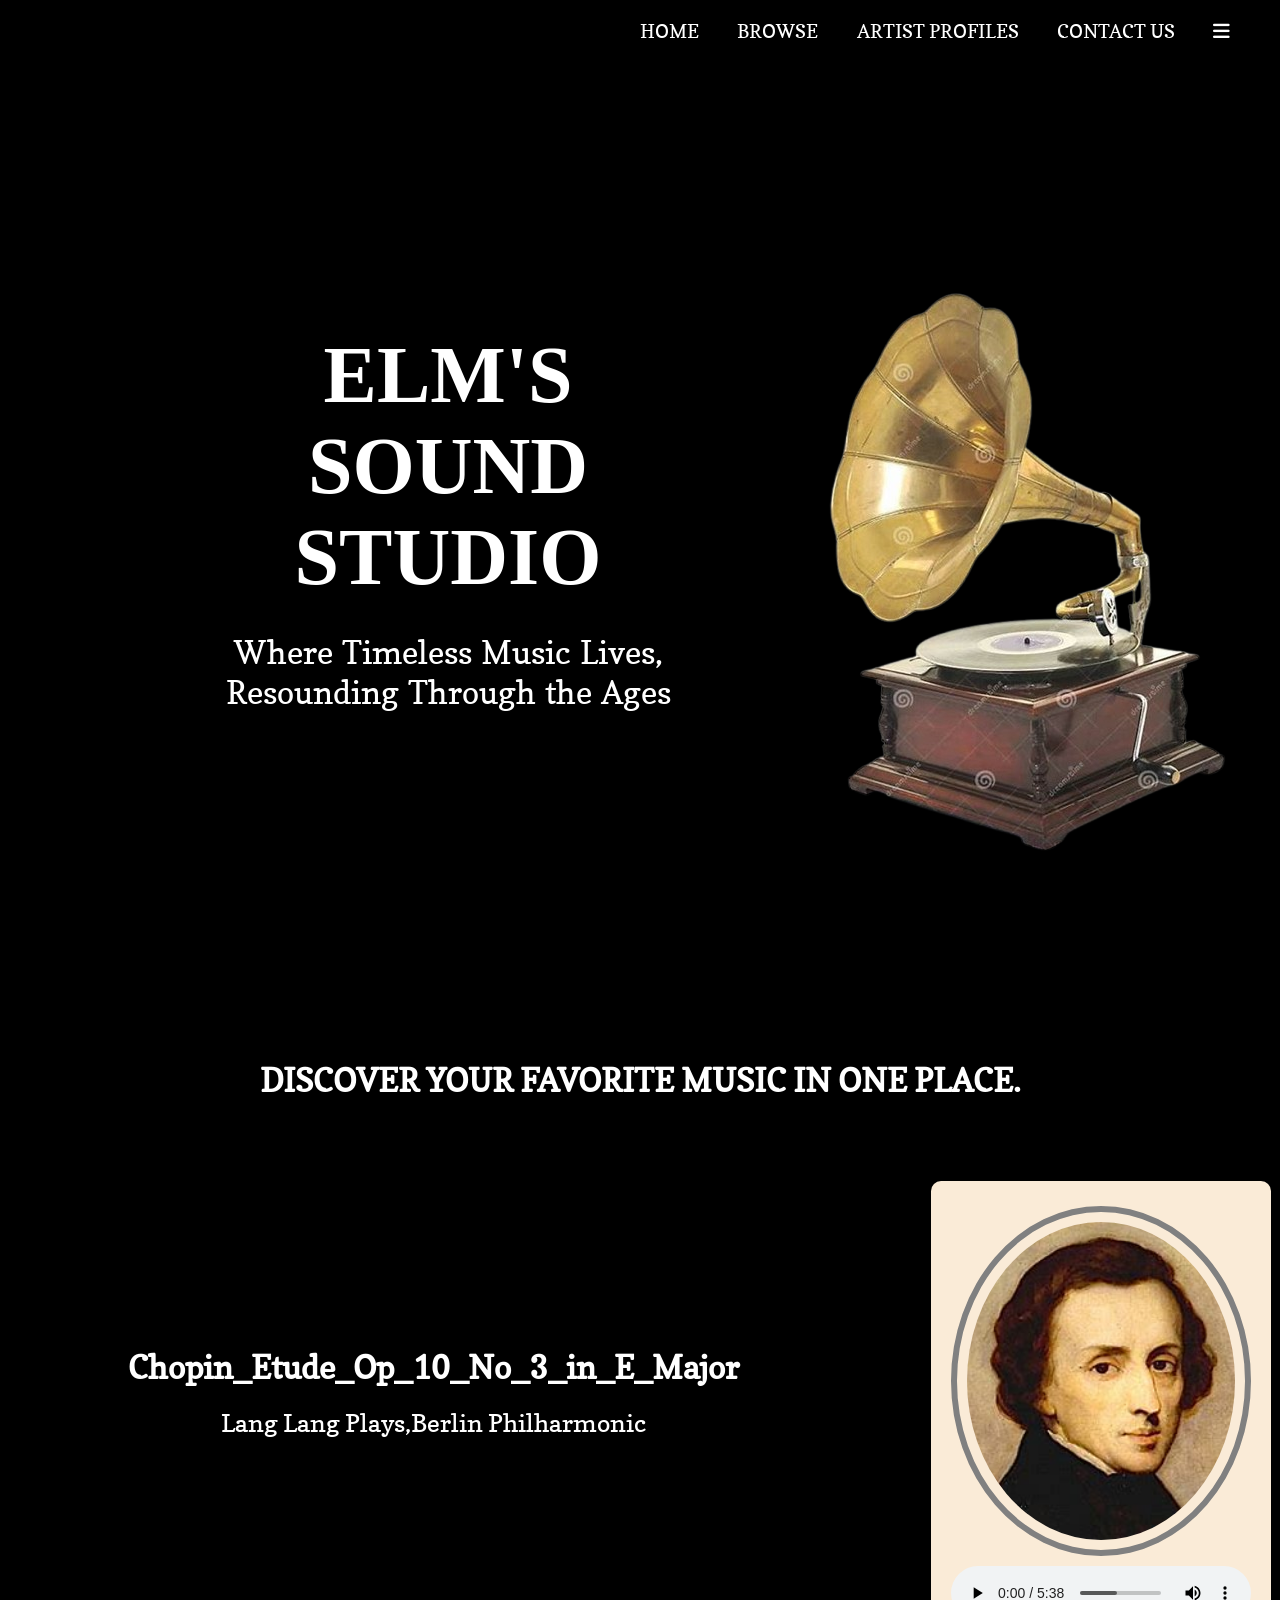
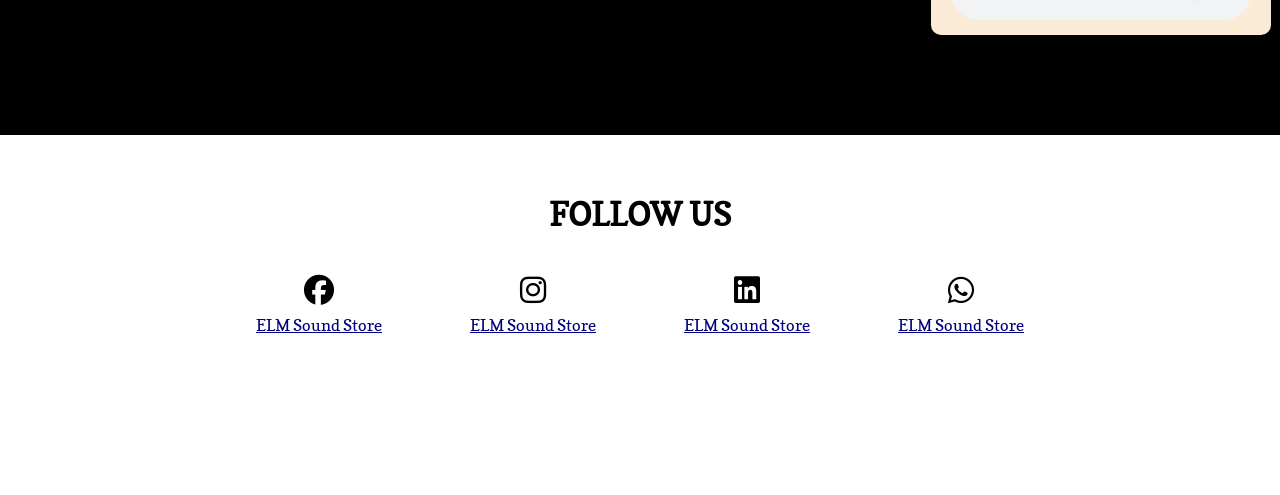
<file: index.html>
<!DOCTYPE html>
<html lang="en">
    <head>
        <meta charset="utf-8">
        <meta name="viewport" content="width=device-width,initial-scale=1.0">
        <link href="styles.css" rel="stylesheet" type="text/css">
        <link rel="preconnect" href="https://fonts.googleapis.com">
        <link rel="preconnect" href="https://fonts.gstatic.com" crossorigin>
        <link href="https://fonts.googleapis.com/css2?family=Copse&family=Young+Serif&display=swap" rel="stylesheet">
        <link rel="stylesheet" href="https://cdnjs.cloudflare.com/ajax/libs/font-awesome/6.6.0/css/all.min.css" integrity="sha512-Kc323vGBEqzTmouAECnVceyQqyqdsSiqLQISBL29aUW4U/M7pSPA/gEUZQqv1cwx4OnYxTxve5UMg5GT6L4JJg==" crossorigin="anonymous" referrerpolicy="no-referrer" />
        <title>Responsive landing page</title>
    </head>

    <body>

        <section id="homePage">
          <nav>
            <ul class="sidebar">
              <li onclick=hideSideBar() ><a href="#"><i class="fa-regular fa-circle-xmark"></i></a></li>
              <li><a href="index.html">HOME</a></li>
              <li><a href="browse.html">BROWSE</a></li>
              <li><a href="artistProfile.html">ARTIST PROFILES</a></li>
              <li><a href="contact.html">CONTACT US</a></li>
            </ul>

            <ul class="mainbar">
              <li class="hide"><a href="index.html">HOME</a></li>
              <li class="hide"><a href="browse.html">BROWSE</a></li>
              <li class="hide"><a href="artistProfile.html">ARTIST PROFILES</a></li>
              <li class="hide"><a href="contact.html">CONTACT US</a></li>
              <li onclick=showSideBar()><a href="#"><i class="fa-solid fa-bars"></i></a></li>
            </ul>
          </nav>

          <div class="pageTitle">
            <div class="col">
              <h1>ELM'S SOUND STUDIO</h1>
              <p>Where Timeless Music Lives, Resounding Through the Ages </p>
            </div>
            <img src="grampahone-removebg-preview.png" alt="gramaphone">
          </div>

          <div class="sampleMusic">
            <h2>DISCOVER YOUR FAVORITE MUSIC IN ONE PLACE.</h2>
            <div class="row">
              <div class="col">
                <h2>Chopin_Etude_Op_10_No_3_in_E_Major</h2>
                <p>Lang Lang Plays,Berlin Philharmonic </p>
              </div>
              <div class="sheet">
                <img src="chpoinpic.jpg" id="picture">
                <audio controls>
                  <source src="Lang_Lang_plays_Chopin_Etude_Op_10_No_3_in_E_Major.mp3" type="audio/mpeg">
                </audio>
              </div>   
            </div>
          </div>

          <footer>
            <h2>FOLLOW US</h2>
            <div class="row">
              <div class="col">
                <i class="fa-brands fa-facebook"></i>
                <a href="https://web.facebook.com/salem.gebru.1">ELM Sound Store</a>
            </div>
              <div class="col">
                <i class="fa-brands fa-instagram"></i>
                <a href="https://www.instagram.com/salemsage637/">ELM Sound Store</a>
              </div>
              <div class="col">
                <i class="fa-brands fa-linkedin"></i>
                <a href="https://www.linkedin.com/in/salemgebru/">ELM Sound Store</a>
              </div>
              <div class="col">
                <i class="fa-brands fa-whatsapp"></i>
                <a href="">ELM Sound Store</a>
              </div>
            </div>  
          </footer>
        </section>

      <script >

        function showSideBar(){
          const sideBar=document.querySelector('.sidebar');
        const mainBar=document.querySelector('.mainbar');
          sideBar.style.display='flex'
        }

        function hideSideBar(){
          const sideBar=document.querySelector('.sidebar');
        const mainBar=document.querySelector('.mainbar');
          sideBar.style.display='none' 
        }

      </script>

    </body>
</html>
</file>
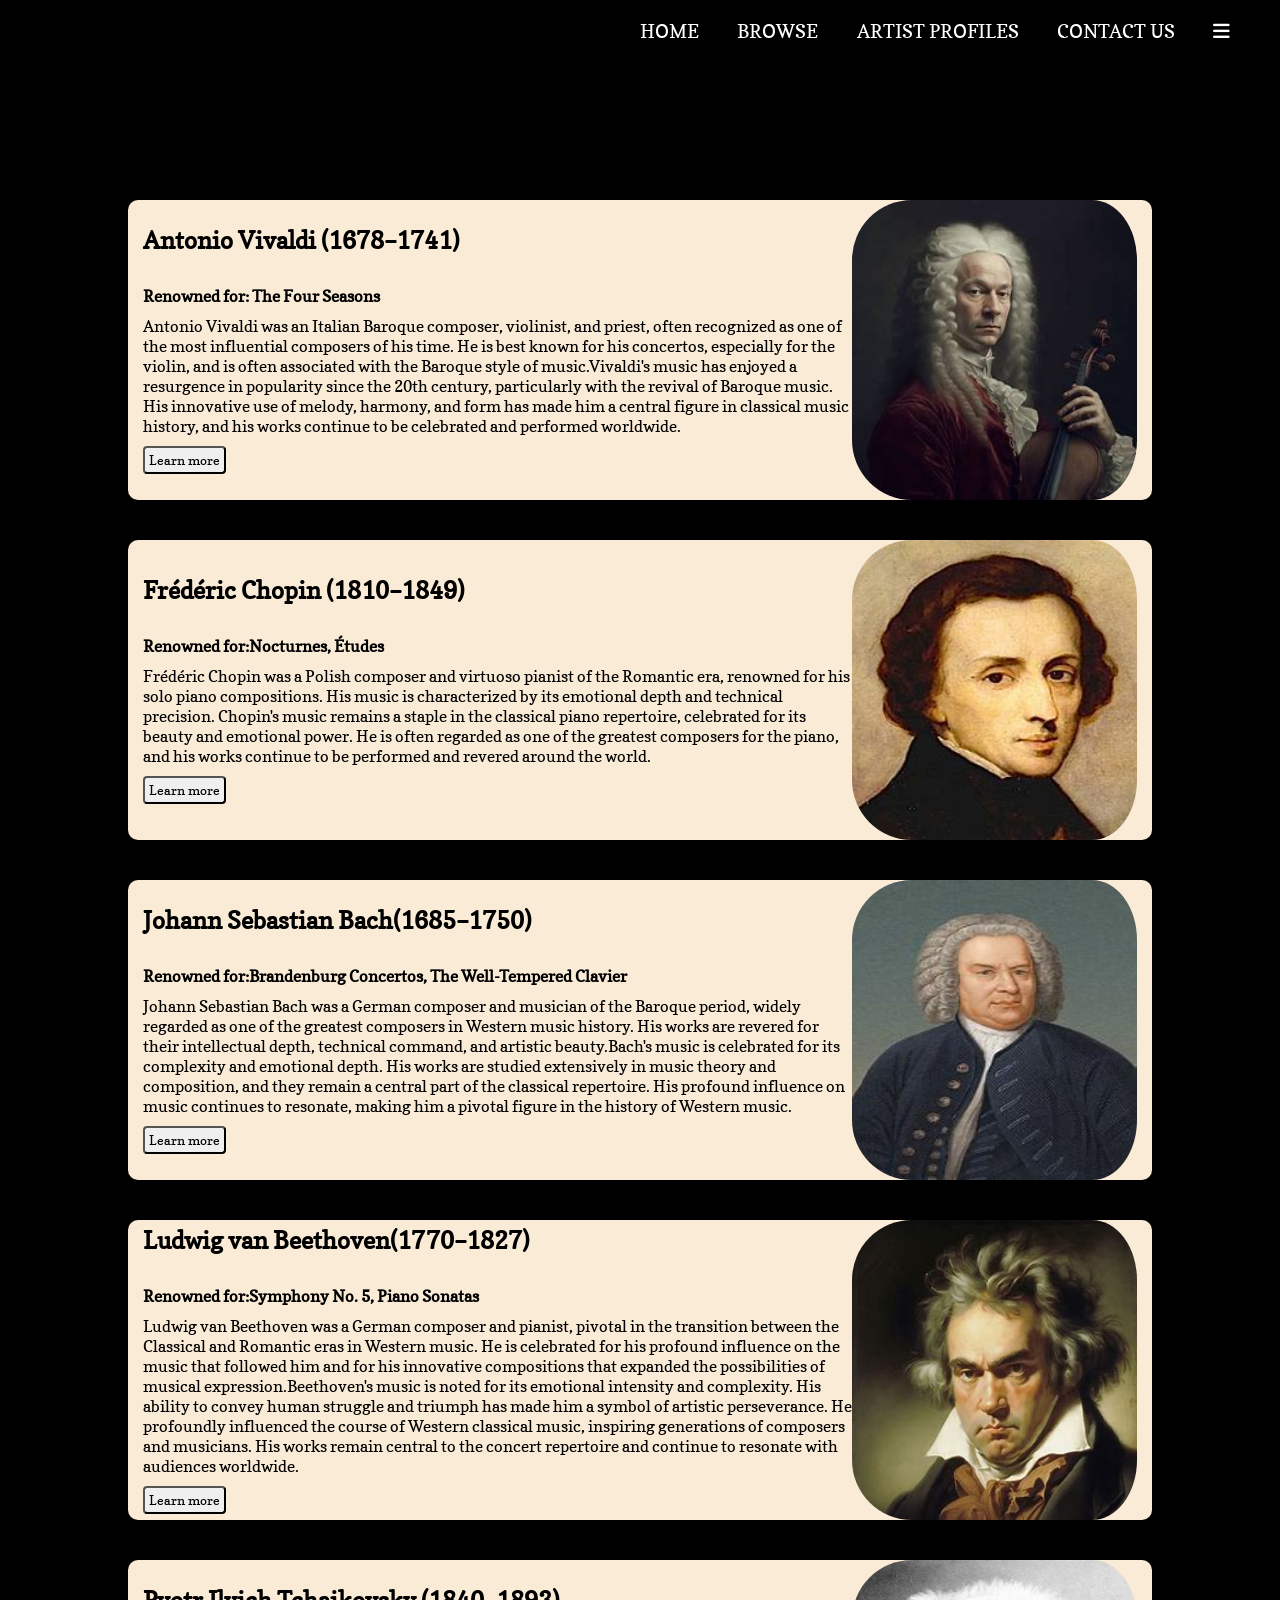
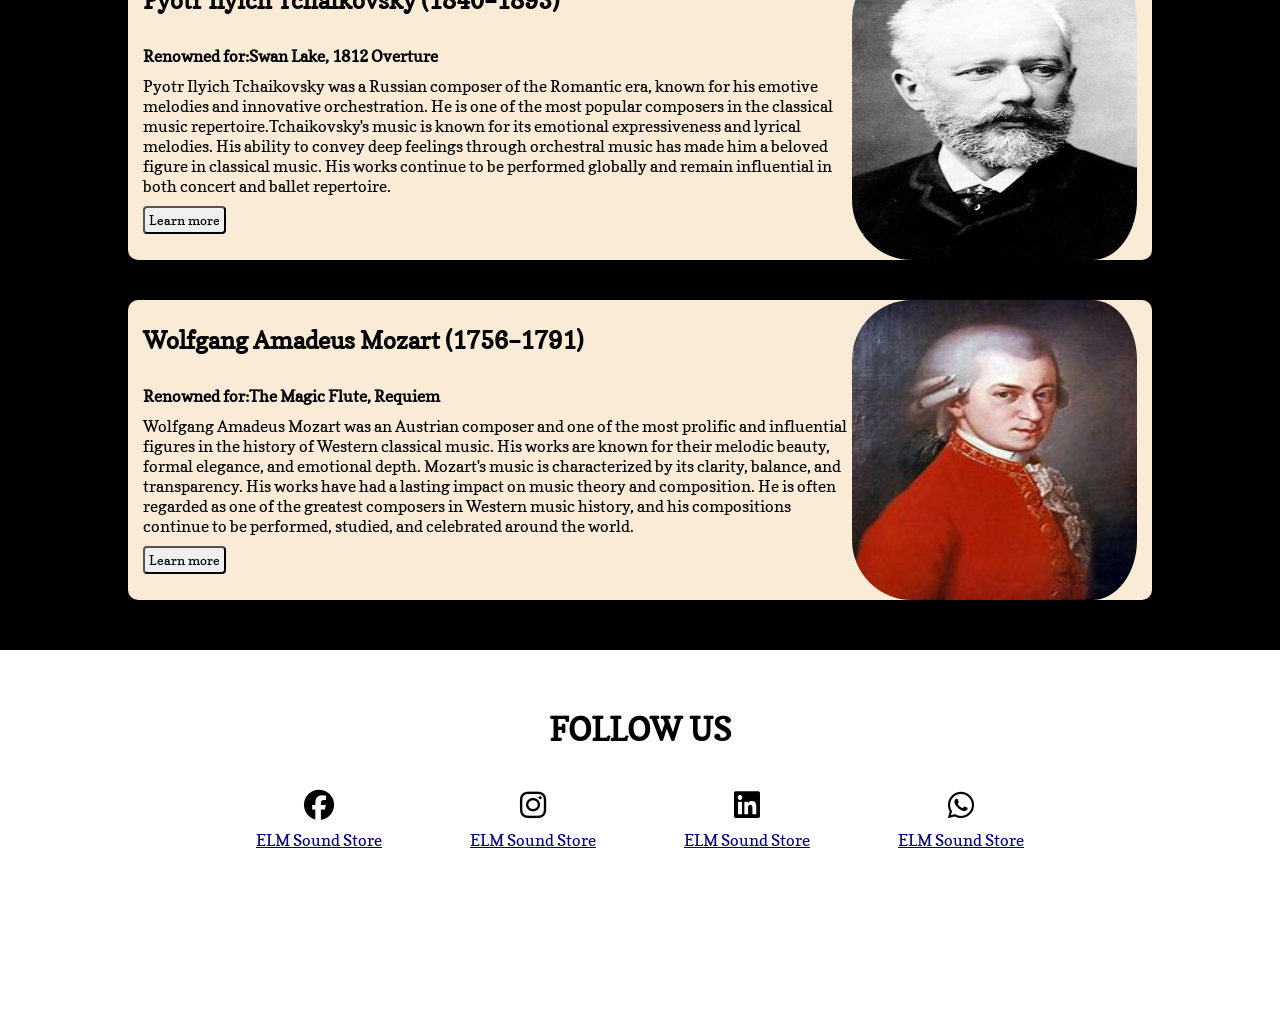
<file: artistProfile.html>
<!DOCTYPE html>
<html lang="en">
    <head>
        <meta charset="utf-8">
        <meta name="viewport" content="width=device-width,initial-scale=1.0">
        <link href="styles.css" rel="stylesheet" type="text/css">
        <link rel="preconnect" href="https://fonts.googleapis.com">
        <link rel="preconnect" href="https://fonts.gstatic.com" crossorigin>
        <link href="https://fonts.googleapis.com/css2?family=Copse&family=Young+Serif&display=swap" rel="stylesheet">
        <link rel="stylesheet" href="https://cdnjs.cloudflare.com/ajax/libs/font-awesome/6.6.0/css/all.min.css" integrity="sha512-Kc323vGBEqzTmouAECnVceyQqyqdsSiqLQISBL29aUW4U/M7pSPA/gEUZQqv1cwx4OnYxTxve5UMg5GT6L4JJg==" crossorigin="anonymous" referrerpolicy="no-referrer" />
        <link rel="stylesheet" href="https://cdnjs.cloudflare.com/ajax/libs/font-awesome/6.6.0/css/all.min.css" integrity="sha512-Kc323vGBEqzTmouAECnVceyQqyqdsSiqLQISBL29aUW4U/M7pSPA/gEUZQqv1cwx4OnYxTxve5UMg5GT6L4JJg==" crossorigin="anonymous" referrerpolicy="no-referrer" />
        <title>Responsive landing page</title>
    </head>

    <body>
        <section id="artistsPage">
            <nav>
              <ul class="sidebar">
                <li onclick=hideSideBar() ><a href="#"><i class="fa-regular fa-circle-xmark"></i></a></li>
                <li><a href="index.html">HOME</a></li>
                <li><a href="browse.html">BROWSE</a></li>
                <li><a href="artistProfile.html">ARTIST PROFILES</a></li>
                <li><a href="contact.html">CONTACT US</a></li>
              </ul>

              <ul class="mainbar">
                <li class="hide"><a href="index.html">HOME</a></li>
                <li class="hide"><a href="browse.html">BROWSE</a></li>
                <li class="hide"><a href="artistProfile.html">ARTIST PROFILES</a></li>
                <li class="hide"><a href="contact.html">CONTACT US</a></li>
                <li onclick=showSideBar()><a href="#"><i class="fa-solid fa-bars"></i></a></li>
              </ul>
              </nav>

            <div class="cards">
              <div class="card">
                <div class="text">
                  <h1 id="name-of-artist">Antonio Vivaldi (1678–1741)</h1>
                  <p><strong>Renowned for: The Four Seasons</strong></p>
                  <p>Antonio Vivaldi was an Italian Baroque composer, violinist, and priest, often recognized as one of the most influential composers of his time. He is best known for his concertos, especially for the violin,
                     and is often associated with the Baroque style of
                      music.Vivaldi's music has enjoyed a resurgence in 
                      popularity since the 20th century, particularly with the revival of Baroque music. 
                      His innovative use of melody, harmony, and form has made him a central figure in classical music history, and his works continue to be celebrated and performed worldwide.</p>
                  <button onclick="location.href='https://en.wikipedia.org/wiki/Antonio_Vivaldi'">Learn more</button>
                </div>
                <img src="vivaldijpg.jpg">
              </div>

              <div class="card">
                <div class="text">
                  <h1 id="name-of-artist">Frédéric Chopin (1810–1849)</h1>
                  <p><strong>Renowned for:Nocturnes, Études</strong></p>
                  <p>Frédéric Chopin was a Polish composer and virtuoso pianist of the Romantic era, renowned for his solo piano compositions. His music is 
                    characterized by its emotional depth and technical precision.
                    Chopin's music remains a staple in the classical piano repertoire, celebrated for its beauty and emotional power. He is often regarded as one of the greatest composers for the piano, and his works continue to be performed and revered around the world.</p>
                  <button onclick="location.href='https://en.wikipedia.org/wiki/Frédéric_Chopin'">Learn more</button>
                </div>
                <img src="chpoinpic.jpg">
                </div>

                <div class="card">
                  <div class="text">
                    <h1 id="name-of-artist">Johann Sebastian Bach(1685–1750)</h1>
                    <p><strong>Renowned for:Brandenburg Concertos, The Well-Tempered Clavier</strong></p>
                    <p>Johann Sebastian Bach was a German composer and musician of the Baroque period, widely regarded as one of the greatest composers in Western music history. His works are revered for their
                      intellectual depth, technical command, and artistic beauty.Bach's music is celebrated for its complexity and emotional depth. His works are studied extensively in music theory and composition, and they remain a central part of the classical repertoire. His profound influence on music continues to resonate, making him a pivotal figure in the history of Western music.</p>
                    <button onclick="location.href='https://en.wikipedia.org/wiki/Johann_Sebastian_Bach'">Learn more</button>
                  </div>
                  <img src="bach.jpg">
                </div>
                  
                <div class="card">
                  <div class="text">
                    <h1 id="name-of-artist">Ludwig van Beethoven(1770–1827)</h1>
                    <p><strong>Renowned for:Symphony No. 5, Piano Sonatas</strong></p>
                    <p>Ludwig van Beethoven was a German composer and pianist, pivotal in the transition between the Classical and Romantic eras in Western music. He is celebrated for his profound influence on the music that followed him and for his innovative compositions that 
                      expanded the possibilities of musical expression.Beethoven's music is noted for its emotional intensity and complexity. His ability to convey human struggle and triumph has made him a symbol of artistic perseverance. He profoundly influenced the course of Western classical music, inspiring generations of composers and musicians. His works remain central to the concert repertoire and continue to resonate with audiences worldwide.</p>
                    <button onclick="location.href='https://en.wikipedia.org/wiki/Ludwig_van_Beethoven'">Learn more</button>
                  </div>
                  <img src="beet.jpg">
                </div>

                <div class="card">
                  <div class="text">
                    <h1 id="name-of-artist">Pyotr Ilyich Tchaikovsky (1840–1893)</h1>
                    <p><strong>Renowned for:Swan Lake, 1812 Overture</strong></p>
                    <p>Pyotr Ilyich Tchaikovsky was a Russian composer of the Romantic era, known for his emotive melodies and innovative orchestration. He is one of the most 
                      popular composers in the classical music repertoire.Tchaikovsky's music is known for its emotional expressiveness and lyrical melodies. His ability to convey deep feelings through orchestral music has made him a beloved figure in classical music. His works continue to be performed globally and remain influential
                       in both concert and ballet repertoire.</p>
                    <button onclick="location.href='https://zh.wikipedia.org/zh-tw/en:Pyotr_Ilyich_Tchaikovsky'">Learn more</button>
                  </div>
                  <img src="tcha.jpg">
                </div>

                <div class="card">
                  <div class="text">
                    <h1 id="name-of-artist">Wolfgang Amadeus Mozart (1756–1791)</h1>
                    <p><strong>Renowned for:The Magic Flute, Requiem</strong></p>
                    <p>Wolfgang Amadeus Mozart was an Austrian composer and one of the most prolific and influential figures in the history of Western classical music. His works are known for their melodic beauty, formal elegance, and emotional depth.
                      Mozart's music is characterized by its clarity, balance, and transparency. His works have had a lasting impact on music theory and composition. He is often regarded as one of the greatest composers in Western music history, and his compositions continue to be performed, studied, and celebrated around the world.
                    </p>
                    <button onclick="location.href='https://zh.wikipedia.org/zh-cn/en:Wolfgang_Amadeus_Mozart'">Learn more</button>
                  </div>
                  <img src="mozart.jpg">
                </div>
            </div>

            <footer>
              <h2>FOLLOW US</h2>
              <div class="row">
                <div class="col">
                  <i class="fa-brands fa-facebook"></i>
                <a href="https://web.facebook.com/salem.gebru.1">ELM Sound Store</a>
                </div>
                <div class="col">
                  <i class="fa-brands fa-instagram"></i>
                  <a href="https://www.instagram.com/salemsage637/">ELM Sound Store</a>
                 </div>
                <div class="col">
                  <i class="fa-brands fa-linkedin"></i>
                  <a href="https://www.linkedin.com/in/salemgebru/">ELM Sound Store</a>
                </div>
                <div class="col">
                  <i class="fa-brands fa-whatsapp"></i>
                  <a href="">ELM Sound Store</a>
                </div>
              </div>
            </footer>
            </section>

            <script >
        
              function showSideBar(){
                const sideBar=document.querySelector('.sidebar');
              const mainBar=document.querySelector('.mainbar');
                sideBar.style.display='flex'
              }

              function hideSideBar(){
                const sideBar=document.querySelector('.sidebar');
              const mainBar=document.querySelector('.mainbar');
                sideBar.style.display='none'
              }

            </script>
          </body>
        </html>
</file>
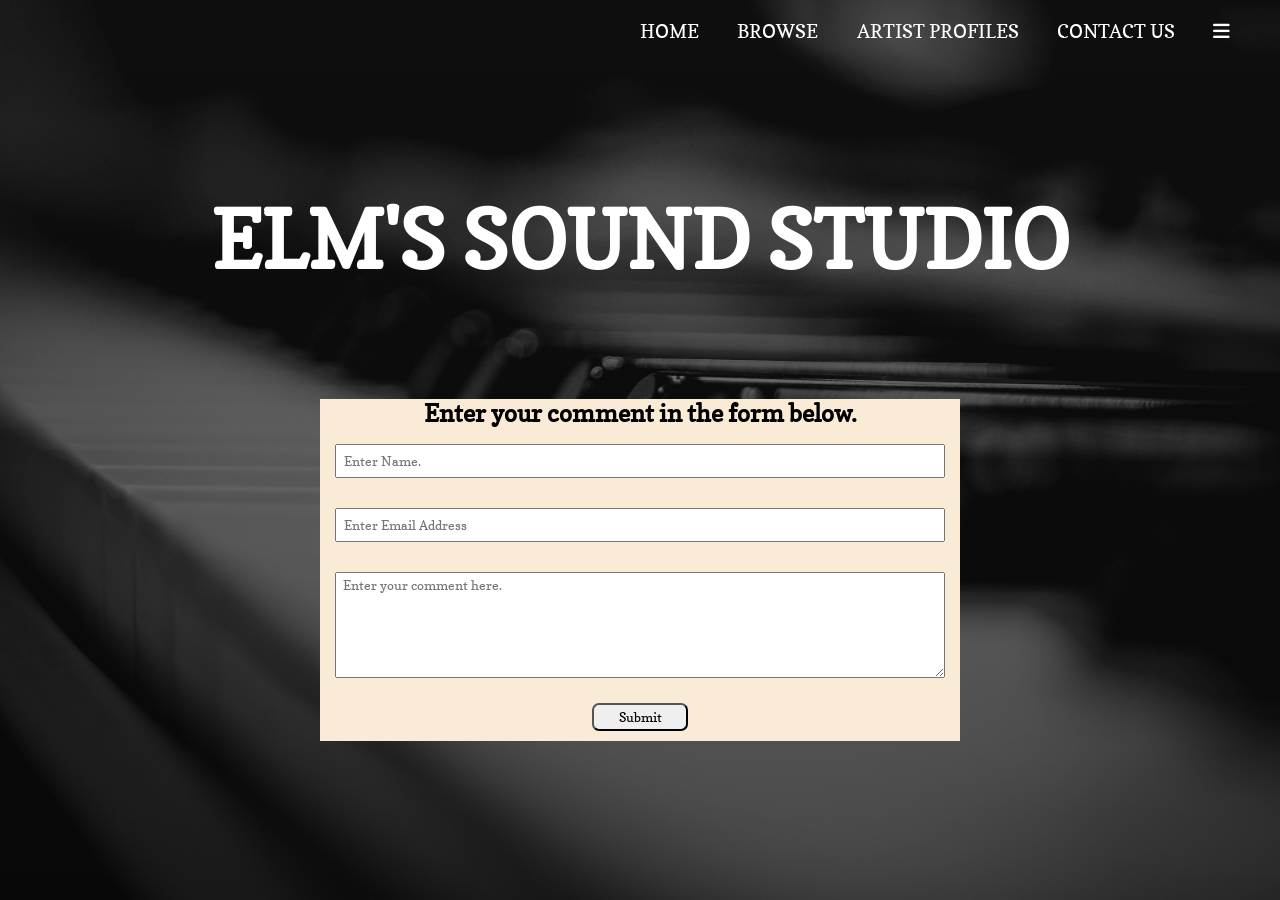
<file: contact.html>
<!DOCTYPE html>
<html lang="en">
    <head>
        <meta charset="utf-8">
        <meta name="viewport" content="width=device-width,initial-scale=1.0">
        <link href="styles.css" rel="stylesheet" type="text/css">
        <link rel="preconnect" href="https://fonts.googleapis.com">
        <link rel="preconnect" href="https://fonts.gstatic.com" crossorigin>
        <link href="https://fonts.googleapis.com/css2?family=Copse&family=Young+Serif&display=swap" rel="stylesheet">
        <link rel="stylesheet" href="https://cdnjs.cloudflare.com/ajax/libs/font-awesome/6.6.0/css/all.min.css" integrity="sha512-Kc323vGBEqzTmouAECnVceyQqyqdsSiqLQISBL29aUW4U/M7pSPA/gEUZQqv1cwx4OnYxTxve5UMg5GT6L4JJg==" crossorigin="anonymous" referrerpolicy="no-referrer" />
        <link rel="stylesheet" href="https://cdnjs.cloudflare.com/ajax/libs/font-awesome/6.6.0/css/all.min.css" integrity="sha512-Kc323vGBEqzTmouAECnVceyQqyqdsSiqLQISBL29aUW4U/M7pSPA/gEUZQqv1cwx4OnYxTxve5UMg5GT6L4JJg==" crossorigin="anonymous" referrerpolicy="no-referrer" />
        <title>Responsive landing page</title>
    </head>

    <body>
        <section id="contactsPage">
            <nav>
              <ul class="sidebar">
                <li onclick=hideSideBar() ><a href="#"><i class="fa-regular fa-circle-xmark"></i></a></li>
                <li><a href="index.html">HOME</a></li>
                <li><a href="browse.html">BROWSE</a></li>
                <li><a href="artistProfile.html">ARTIST PROFILES</a></li>
                <li><a href="contact.html">CONTACT US</a></li>
              </ul>

              <ul class="mainbar">
                <li class="hide"><a href="index.html">HOME</a></li>
                <li class="hide"><a href="browse.html">BROWSE</a></li>
                <li class="hide"><a href="artistProfile.html">ARTIST PROFILES</a></li>
                <li class="hide"><a href="contact.html">CONTACT US</a></li>
                <li onclick=showSideBar()><a href="#"><i class="fa-solid fa-bars"></i></a></li>
              </ul>
            </nav>

            <h1 id="title"><blockquote>Elm's Sound Studio</blockquote></h1>
             <div class="contactPage">
                <form action="mailto:salemgebru637@gmail.com" method="GET">
                    <h1>Enter your comment in the form below.</h1>
                    <input type="text" placeholder="Enter Name."/>
                    <input type="email" placeholder="Enter Email Address"/>
                    <textarea cols="36" rows="6" placeholder="Enter your comment here."></textarea>
                    <button>Submit</button>
                </form>
             </div>
            </section>

            <script >
        
              function showSideBar(){
                const sideBar=document.querySelector('.sidebar');
              const mainBar=document.querySelector('.mainbar');
                sideBar.style.display='flex'
              }

              function hideSideBar(){
                const sideBar=document.querySelector('.sidebar');
              const mainBar=document.querySelector('.mainbar');
                sideBar.style.display='none'
              }

            </script>
          </body>
        </html>
</file>
<file: styles.css>
*{
    margin: 0;
    padding: 0;
    font-family:"Copse",serif;
    box-sizing: border-box;
}
body{
    background-color: black;
    color:white;
}
nav{
    margin-left: 50%;
    margin-right: 30px;
    height:20vh; 
    position: sticky;
    top:0;
}
nav ul{
    display: flex;
    justify-content: space-between;
    align-items: center;
}
nav ul li{
    padding-top: 20px;
    list-style:none;
    margin-right: 20px;
}

nav ul li a{
    color:white;
    font-size: 19px;
    text-decoration: none;
}
nav ul li a::after{
    content:'';
    height:3px;
    width: 0;
    background-color: navy;
    display: block;
    transition: 0.3s ease-in;
}
nav ul li a:hover::after{
   width:100%;
}
.sidebar{
    top:0;
    right: 0;
    position: fixed;
    height: 100vh;
    width: 250px;
    background-color: antiquewhite;
    box-shadow:-10px 0 10px rgba(0,0,0,0.1) ;
    display: none;
    flex-direction: column;
    align-items: flex-start;
    justify-content: flex-start;
    padding-left: 15px;
}
.sidebar a{
    color: black;
}
.pageTitle{
    margin: 100px auto;
    text-align: center;
    display: flex;
    justify-content: space-between;
}
.pageTitle .col{
    width:40%;
    margin-left: 15%;
    text-align: center;
    padding-top: 50px;
}
.pageTitle .col h1{
    font-size: 5rem;
    font-family:Georgia, 'Times New Roman', Times, serif;
}
.pageTitle .col h1:hover{
    color:navy;
    transition: 0.2s ease-in-out;
}
.pageTitle .col p{
    margin-top: 30px;
    word-spacing: 2px;
    font-size: 2rem;
}
.pageTitle img{
    margin-right: 40px;
}
.sampleMusic{
    padding-top: 100px;
    text-align: center;
    margin-bottom: 100px;
}
.sampleMusic h2{
    font-size: 2rem;
    padding-bottom: 20px;
}
.sampleMusic p{
    font-size: 25px;
}
.sampleMusic .row{
    display: flex;
    justify-content: space-between;
    align-items: center;
    margin-top: 30px;
}
.sampleMusic .col{
    margin-left: 10%;
    margin-right: 15%;
}
.sheet{
    margin-right: 20%;
    display: flex;
    flex-direction: column;
    background-color: antiquewhite;
    padding: 4px;
    border-radius: 10px;
    margin-top: 30px;
    padding:15px 20px; 
}
#picture{
    width:100%;
    height:350px;
    padding:10px;
    margin-right: 20%;
    border:6px solid gray;
    border-radius: 50%;
    margin-bottom: 10px;
    margin-top: 10px; 
}
 #music{
    width:100%;
    height:200px;
}
footer{
    width:100%;
    padding-top: 60px;
    text-align: center;
    background-color: white;
    color:black;
    height:40vh;
}
footer h2{
    font-size: 2rem;
}
footer .row{
    display: flex;
    justify-content: space-between;
    align-items: center;
    width:60%;
    margin: 40px auto;
    background-color:white;
}
footer .col{
    display: flex;
    flex-direction: column;
}
footer i{
    font-size: 30px;
    margin-bottom: 10px;
}
footer a{
    color:navy;
}
footer .fa-facebook:hover{
    color:blue;
}
footer .fa-instagram:hover{
    color:#E1306C;
}
footer .fa-linkedin:hover{
    color:#0077B5;
}
footer .fa-whatsapp:hover{
    color:green;
}
#browserPage {
    text-align: center;  
}
#browserPage .browseSection{
    padding-left: 30px;
    padding-right: 30px;
    display: flex;
    flex-wrap: wrap ;
    justify-content: space-between;
}
#browserPage h1{
    margin-top: 40px;
    margin-bottom: 30px;
    font-size: 2rem;
    font-weight: bold;
    color:white;
}
.browseSection .col{
    flex:0 0 calc(33.33% - 30px);
    display: flex;
    flex-direction: column-reverse;
    background: 
    linear-gradient(to bottom, rgba(0, 0, 0, 0.5), rgba(0, 0, 0, 0.5)),
    url(''); 
    background-repeat: no-repeat;
    background-size: cover;
    background-position: center;
    color:white;
    align-items: center;
    margin-bottom: 40px;
    padding:7px;
}
.browseSection h2{
    font-size: 25px;
    padding-top: 15px;
    padding-bottom: 10px;
}
.browseSection .col #picture{
    width:300px;
    height: 300px;
}
.browseSection p{
    font-size: 20px;
    padding-bottom: 10px; 
}
#artistsPage .cards{
   display: flex;
   flex-direction: column;
   margin-bottom: 30px;
}
#artistsPage .cards .card{
    background-color: antiquewhite;
    display: flex;
    justify-content: space-between;
    align-items: center;
    margin:20px auto;
    color:black;
    border-radius: 10px;
    width:80%;
}
#artistsPage .cards .card .text{
    padding-left:15px;
    flex:2;
}
#artistsPage .cards .card h1{
   padding-bottom: 20px;
   font-size: 1.5rem;
}
#artistsPage .cards .card p{
    margin: 10px 0 10px 0;
}
#artistsPage .cards .card img{
    width:300px;
    height: 300px;
    padding-right: 15px;
    border-radius: 20%;
}
button{
    padding:4px;
    border-radius: 4px;
}
button:hover{
    background-color: navy;
    color: white;
    transition: 0.2s ease-in-out;
}
#contactsPage{
    background: linear-gradient(to bottom, rgba(0, 0, 0, 0.5), rgba(0, 0, 0, 0.7)),
    url('piano.jpg'); 
    background-position: center;
    background-size: cover;
    background-repeat: no-repeat;
    height: 100vh;  
}
#contactsPage #title{
    font-size: 5rem;
    padding: 10px;
    text-align: center;
    text-transform: uppercase;
}
#contactsPage .contactPage{
    width: 50%;
    margin: 100px auto;
    background-color: antiquewhite;
    color: black;
    text-align: center; 
}

#contactsPage .contactPage form{
    display: flex;
    flex-direction: column;
    text-align: center;
}
#contactsPage .contactPage form input{
    padding: 7px;
    margin: 15px;
}
#contactsPage .contactPage form textarea{
    padding:4px 7px;
    margin: 15px;
}
#contactsPage .contactPage form button{
    width:15%;
    margin:10px auto;
    border-radius: 7px;
    padding: 4px 6px;  
}
@media(max-width:768px){
  nav{
    width:15%;
    margin-left:20px;
    position: relative;
  }
  nav ul{
    flex-direction: column; 
   align-items: flex-start; 
   padding: 10px;
   position: relative;
  }
  .hide{
    display: none;
  }
  .sidebar{
    width: 30%;
  }
  .pageTitle {
    display: flex;
    flex-direction: column;
    align-items: center;
    text-align: center;
  }
  .pageTitle img{
    padding-left: 20px;
    margin-top: 60px;
  }
  .sampleMusic .row{
    display: flex;
    flex-direction: column;
    align-items: center;
    text-align: center;
  }
  .browseSection {
    width: 70%;
  }
}
</file>
